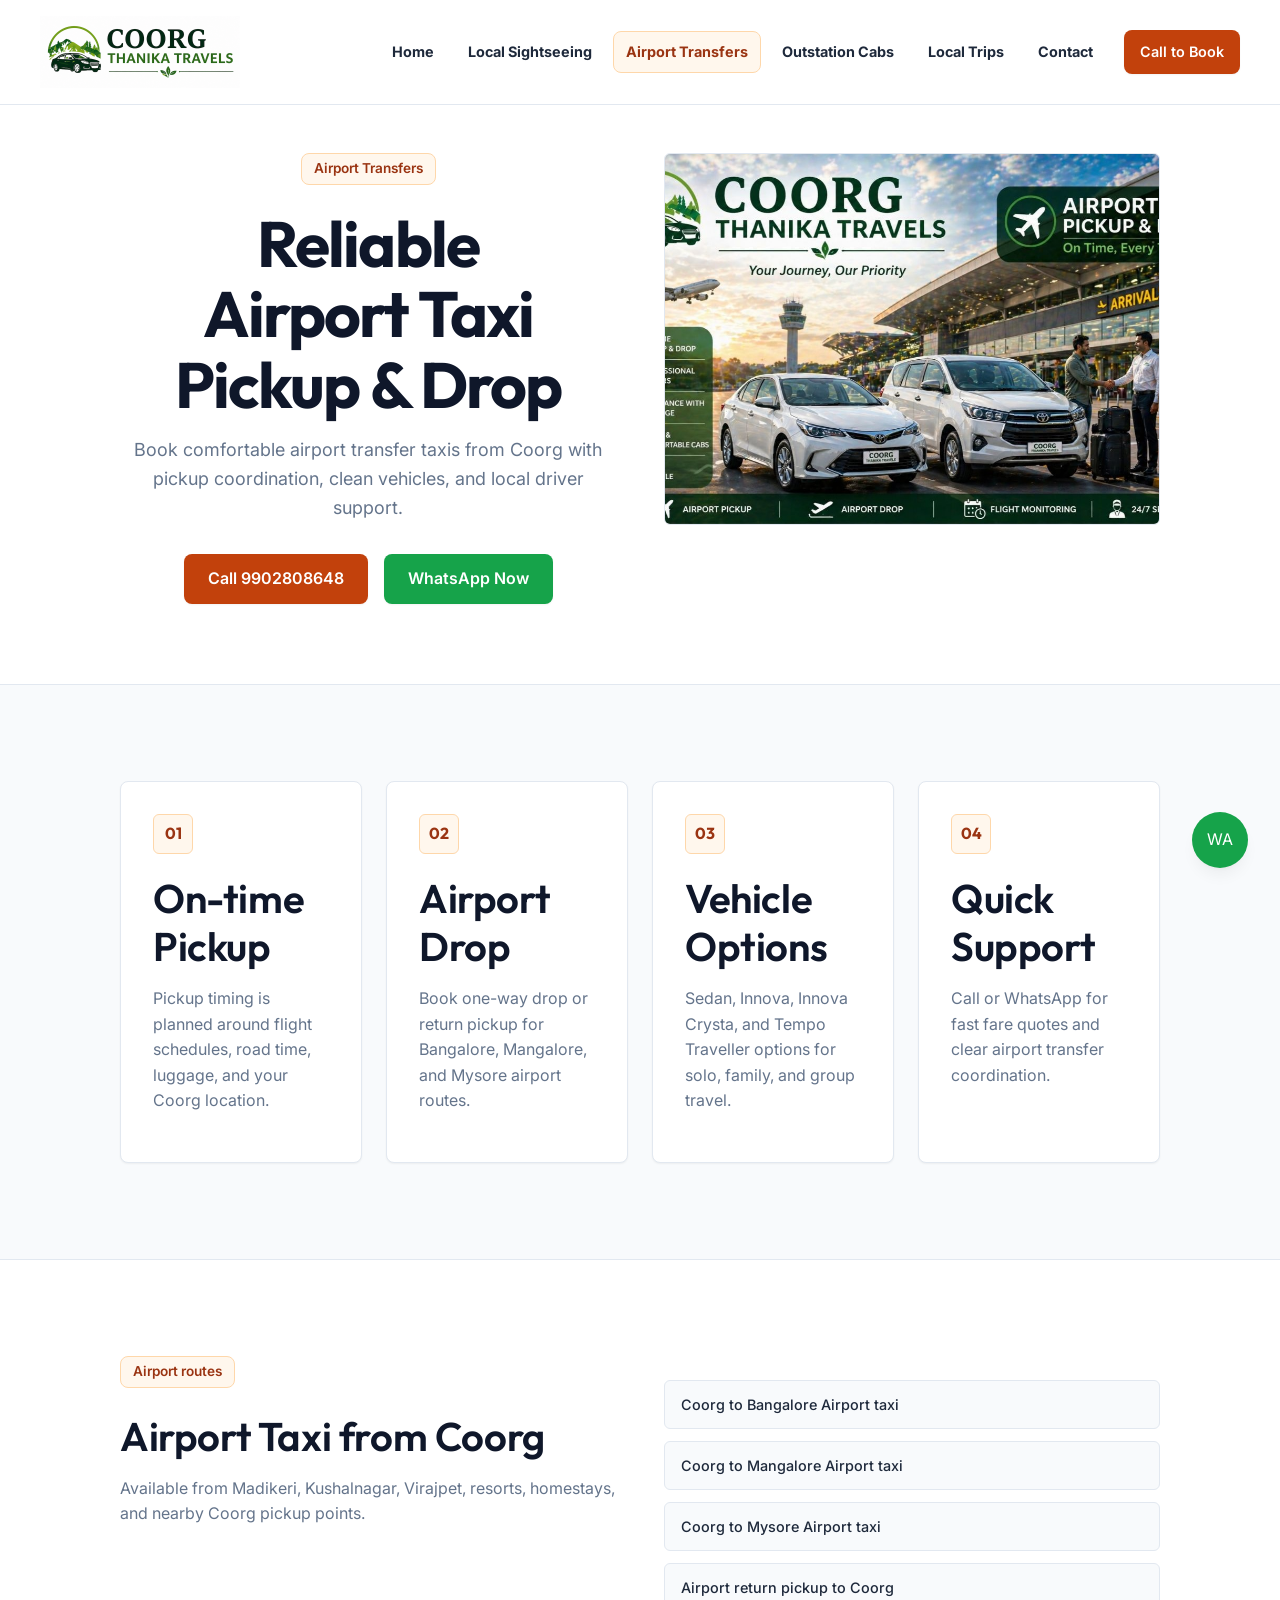
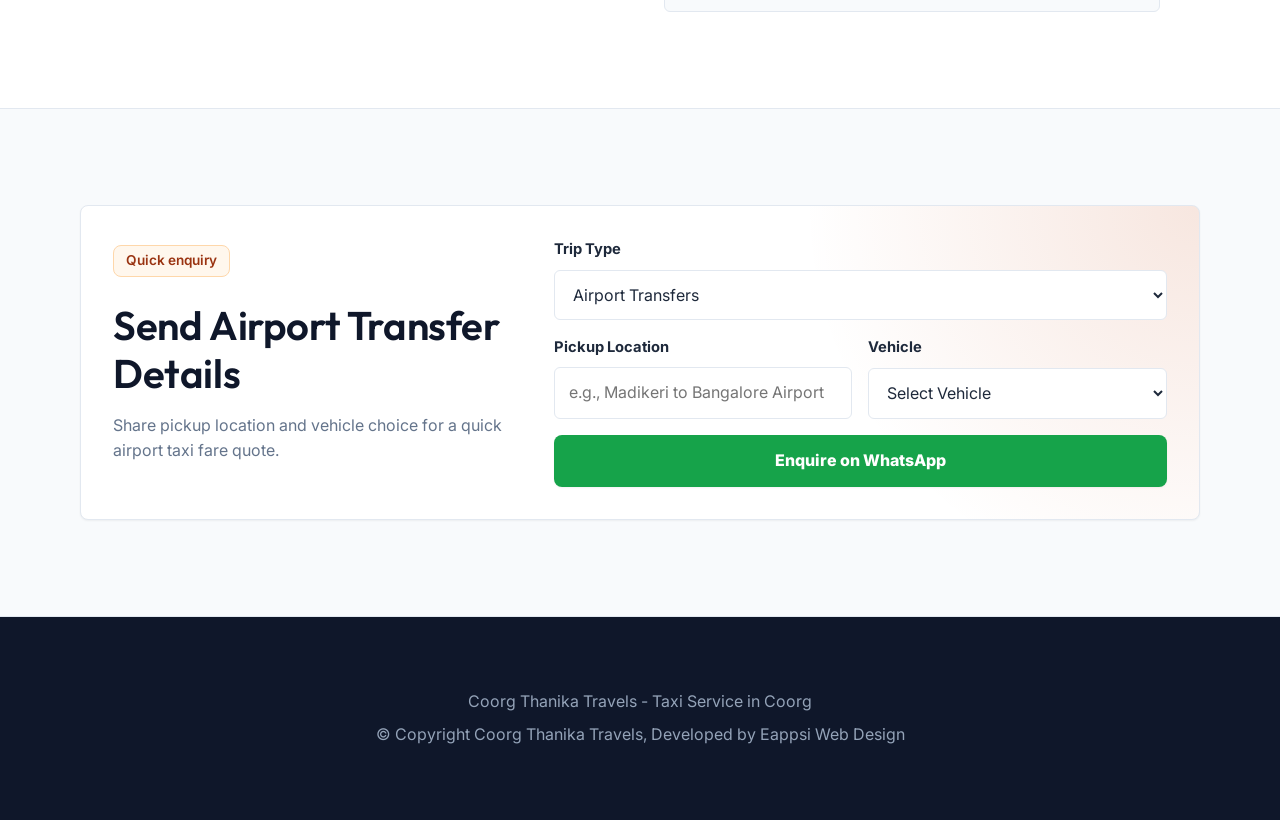
<file: airport-transfers.html>
<!DOCTYPE html>
<html lang="en">
<head>
  <meta charset="UTF-8">
  <meta name="viewport" content="width=device-width, initial-scale=1.0">
  <title>Airport Transfers in Coorg | Coorg Thanika Travels</title>
  <meta name="description" content="Book airport transfers from Coorg to Bangalore Airport, Mangalore Airport, and Mysore Airport with Coorg Thanika Travels. On-time pickup and drop taxi service.">
  <meta name="robots" content="index, follow">
  <meta name="theme-color" content="#c2410c">
  <link rel="preconnect" href="https://fonts.googleapis.com">
  <link rel="preconnect" href="https://fonts.gstatic.com" crossorigin>
  <link href="https://fonts.googleapis.com/css2?family=Inter:wght@400;500;600&family=Outfit:wght@500;600;700;800&display=swap" rel="stylesheet">
  <link rel="stylesheet" href="styles.css">
</head>
<body class="service-page">
  <a class="skip-link" href="#main-content">Skip to content</a>
  <header class="site-header"><div class="container header-inner"><a class="brand" href="index.html" aria-label="Coorg Thanika Travels home"><img src="assets/images/logo.png" alt="Coorg Thanika Travels Logo" class="brand-logo"></a><button class="nav-toggle" type="button" aria-expanded="false" aria-controls="siteNav"><span></span><span></span><span></span><span class="sr-only">Toggle menu</span></button><nav class="site-nav" id="siteNav" aria-label="Main navigation"><a href="index.html">Home</a><a href="local-sightseeing.html">Local Sightseeing</a><a class="active" href="airport-transfers.html">Airport Transfers</a><a href="outstation-cabs.html">Outstation Cabs</a><a href="local-trips.html">Local Trips</a><a href="contact.html">Contact</a></nav><a class="btn btn-call compact" href="tel:+919902808648">Call to Book</a></div></header>
  <main id="main-content">
    <section class="hero section"><div class="container split-section"><div><p class="eyebrow">Airport Transfers</p><h1 class="display-title">Reliable Airport Taxi Pickup &amp; Drop</h1><p class="hero-text">Book comfortable airport transfer taxis from Coorg with pickup coordination, clean vehicles, and local driver support.</p><div class="cta-group"><a class="btn btn-call" href="tel:+919902808648">Call 9902808648</a><a class="btn btn-whatsapp" href="https://wa.me/919902808648?text=Hi%20Coorg%20Thanika%20Travels,%20I%20need%20airport%20transfer%20taxi%20booking." target="_blank" rel="noopener">WhatsApp Now</a></div></div><div class="media-frame media-frame-hero"><img src="assets/images/airport.jpg" alt="Airport transfer taxi in Coorg" class="media-image media-image-cover"></div></div></section>
    <section class="section section-muted"><div class="container card-grid"><article class="info-card"><span class="card-icon">01</span><h2>On-time Pickup</h2><p>Pickup timing is planned around flight schedules, road time, luggage, and your Coorg location.</p></article><article class="info-card"><span class="card-icon">02</span><h2>Airport Drop</h2><p>Book one-way drop or return pickup for Bangalore, Mangalore, and Mysore airport routes.</p></article><article class="info-card"><span class="card-icon">03</span><h2>Vehicle Options</h2><p>Sedan, Innova, Innova Crysta, and Tempo Traveller options for solo, family, and group travel.</p></article><article class="info-card"><span class="card-icon">04</span><h2>Quick Support</h2><p>Call or WhatsApp for fast fare quotes and clear airport transfer coordination.</p></article></div></section>
    <section class="section"><div class="container split-section"><div><p class="eyebrow">Airport routes</p><h2>Airport Taxi from Coorg</h2><p>Available from Madikeri, Kushalnagar, Virajpet, resorts, homestays, and nearby Coorg pickup points.</p></div><ul class="feature-list"><li>Coorg to Bangalore Airport taxi</li><li>Coorg to Mangalore Airport taxi</li><li>Coorg to Mysore Airport taxi</li><li>Airport return pickup to Coorg</li></ul></div></section>
    <section class="section section-muted enquiry-section" id="quick-enquiry"><div class="container enquiry-panel"><div class="enquiry-copy-block"><p class="eyebrow">Quick enquiry</p><h2>Send Airport Transfer Details</h2><p>Share pickup location and vehicle choice for a quick airport taxi fare quote.</p></div><form class="enquiry-form" id="quickEnquiryForm"><div class="form-field"><label for="tripType">Trip Type</label><select class="enquiry-control" id="tripType" name="tripType" required><option value="Airport Transfers" selected>Airport Transfers</option><option value="Local Sightseeing">Local Sightseeing</option><option value="Outstation Cabs">Outstation Cabs</option><option value="Local Trip">Local Trip</option></select></div><div class="form-field"><label for="pickupLocation">Pickup Location</label><input class="enquiry-control" id="pickupLocation" name="pickupLocation" type="text" placeholder="e.g., Madikeri to Bangalore Airport" required></div><div class="form-field"><label for="vehicleType">Vehicle</label><select class="enquiry-control" id="vehicleType" name="vehicleType" required><option value="" selected disabled>Select Vehicle</option><option value="Sedan">Sedan</option><option value="Innova">Innova</option><option value="Innova Crysta">Innova Crysta</option><option value="Tempo Traveller">Tempo Traveller</option></select></div><button class="enquiry-submit" type="submit">Enquire on WhatsApp</button></form></div></section>
  </main>
  <footer class="site-footer"><div class="container footer-inner"><p>Coorg Thanika Travels - Taxi Service in Coorg</p><p>&copy; Copyright Coorg Thanika Travels, Developed by <a href="https://eappsi.com" target="_blank">Eappsi Web Design</a></p></div></footer>
  <a class="floating-whatsapp" href="https://wa.me/919902808648?text=Hi%20Coorg%20Thanika%20Travels,%20I%20need%20airport%20transfer%20taxi%20booking." target="_blank" rel="noopener" aria-label="Chat on WhatsApp">WA</a><div class="sticky-booking-bar"><a class="btn btn-call" href="tel:+919902808648">Call</a><a class="btn btn-whatsapp" href="https://wa.me/919902808648?text=Hi%20Coorg%20Thanika%20Travels,%20I%20need%20airport%20transfer%20taxi%20booking." target="_blank" rel="noopener">WhatsApp</a></div><script src="script.js"></script>
</body>
</html>
</file>
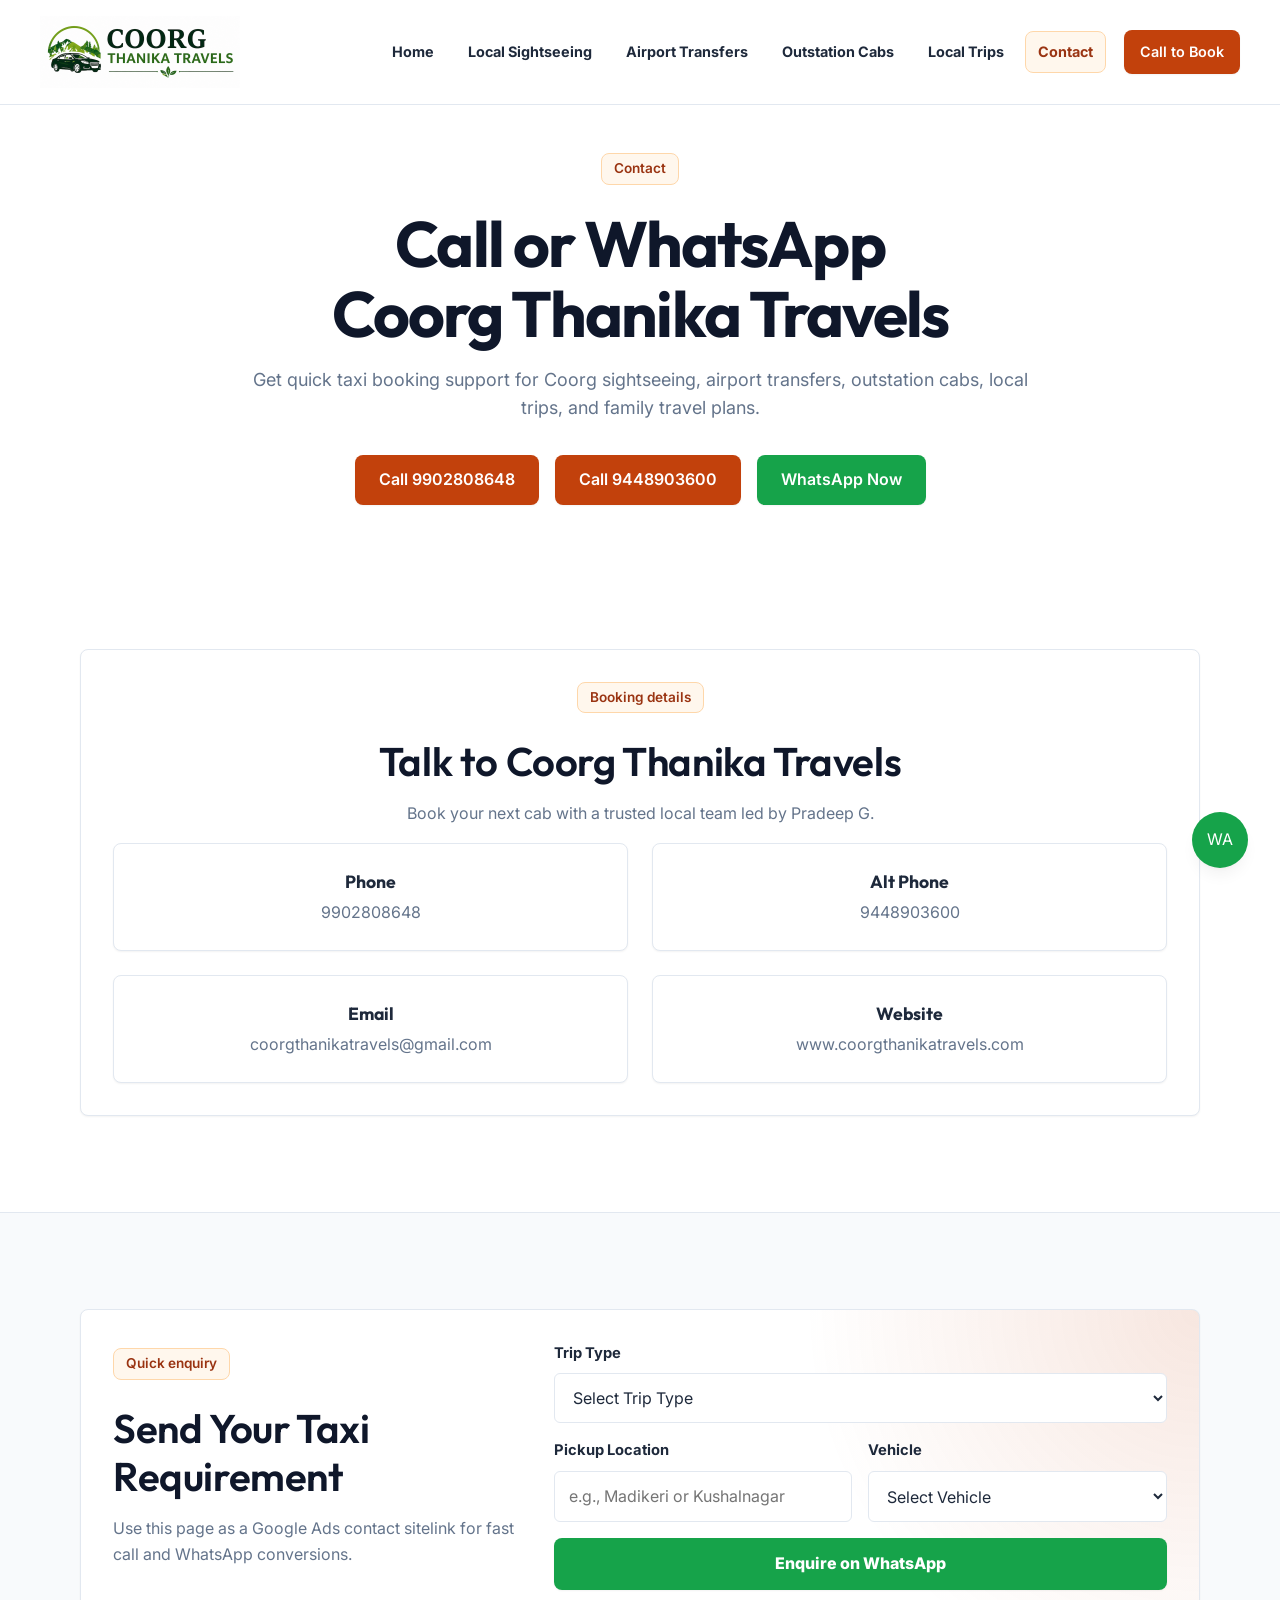
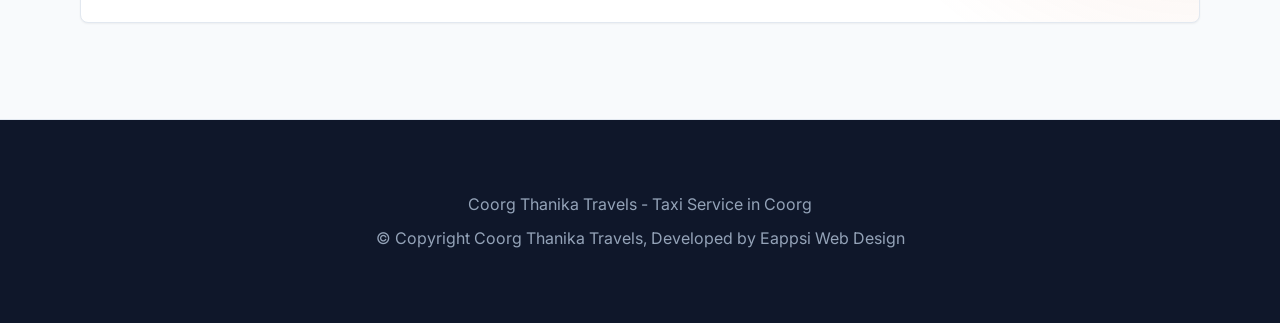
<file: contact.html>
<!DOCTYPE html>
<html lang="en">
<head>
  <meta charset="UTF-8">
  <meta name="viewport" content="width=device-width, initial-scale=1.0">
  <title>Contact Coorg Thanika Travels | Call or WhatsApp Taxi Booking</title>
  <meta name="description" content="Contact Coorg Thanika Travels for quick taxi booking in Coorg. Call 9902808648 or send a WhatsApp enquiry for sightseeing, airport transfers, outstation cabs, and local trips.">
  <meta name="robots" content="index, follow">
  <meta name="theme-color" content="#c2410c">
  <link rel="preconnect" href="https://fonts.googleapis.com"><link rel="preconnect" href="https://fonts.gstatic.com" crossorigin><link href="https://fonts.googleapis.com/css2?family=Inter:wght@400;500;600&family=Outfit:wght@500;600;700;800&display=swap" rel="stylesheet"><link rel="stylesheet" href="styles.css">
</head>
<body class="service-page">
  <a class="skip-link" href="#main-content">Skip to content</a>
  <header class="site-header"><div class="container header-inner"><a class="brand" href="index.html" aria-label="Coorg Thanika Travels home"><img src="assets/images/logo.png" alt="Coorg Thanika Travels Logo" class="brand-logo"></a><button class="nav-toggle" type="button" aria-expanded="false" aria-controls="siteNav"><span></span><span></span><span></span><span class="sr-only">Toggle menu</span></button><nav class="site-nav" id="siteNav" aria-label="Main navigation"><a href="index.html">Home</a><a href="local-sightseeing.html">Local Sightseeing</a><a href="airport-transfers.html">Airport Transfers</a><a href="outstation-cabs.html">Outstation Cabs</a><a href="local-trips.html">Local Trips</a><a class="active" href="contact.html">Contact</a></nav><a class="btn btn-call compact" href="tel:+919902808648">Call to Book</a></div></header>
  <main id="main-content">
    <section class="hero section"><div class="container"><div class="hero-content-wrapper"><p class="eyebrow">Contact</p><h1 class="display-title">Call or WhatsApp Coorg Thanika Travels</h1><p class="hero-text">Get quick taxi booking support for Coorg sightseeing, airport transfers, outstation cabs, local trips, and family travel plans.</p><div class="cta-group hero-actions"><a class="btn btn-call" href="tel:+919902808648">Call 9902808648</a><a class="btn btn-call" href="tel:+919448903600">Call 9448903600</a><a class="btn btn-whatsapp" href="https://wa.me/919902808648?text=Hi%20Coorg%20Thanika%20Travels,%20I%20would%20like%20to%20book%20a%20taxi%20in%20Coorg." target="_blank" rel="noopener">WhatsApp Now</a></div></div></div></section>
    <section class="section section-contact"><div class="container contact-panel"><div><p class="eyebrow">Booking details</p><h2>Talk to Coorg Thanika Travels</h2><p>Book your next cab with a trusted local team led by Pradeep G.</p></div><div class="contact-grid"><a href="tel:+919902808648"><strong>Phone</strong><span>9902808648</span></a><a href="tel:+919448903600"><strong>Alt Phone</strong><span>9448903600</span></a><a href="mailto:coorgthanikatravels@gmail.com"><strong>Email</strong><span>coorgthanikatravels@gmail.com</span></a><a href="https://www.coorgthanikatravels.com/" target="_blank" rel="noopener"><strong>Website</strong><span>www.coorgthanikatravels.com</span></a></div></div></section>
    <section class="section section-muted enquiry-section" id="quick-enquiry"><div class="container enquiry-panel"><div class="enquiry-copy-block"><p class="eyebrow">Quick enquiry</p><h2>Send Your Taxi Requirement</h2><p>Use this page as a Google Ads contact sitelink for fast call and WhatsApp conversions.</p></div><form class="enquiry-form" id="quickEnquiryForm"><div class="form-field"><label for="tripType">Trip Type</label><select class="enquiry-control" id="tripType" name="tripType" required><option value="" selected disabled>Select Trip Type</option><option value="Local Sightseeing">Local Sightseeing</option><option value="Airport Transfers">Airport Transfers</option><option value="Outstation Cabs">Outstation Cabs</option><option value="Local Trip">Local Trip</option></select></div><div class="form-field"><label for="pickupLocation">Pickup Location</label><input class="enquiry-control" id="pickupLocation" name="pickupLocation" type="text" placeholder="e.g., Madikeri or Kushalnagar" required></div><div class="form-field"><label for="vehicleType">Vehicle</label><select class="enquiry-control" id="vehicleType" name="vehicleType" required><option value="" selected disabled>Select Vehicle</option><option value="Sedan">Sedan</option><option value="Innova">Innova</option><option value="Innova Crysta">Innova Crysta</option><option value="Tempo Traveller">Tempo Traveller</option></select></div><button class="enquiry-submit" type="submit">Enquire on WhatsApp</button></form></div></section>
  </main>
  <footer class="site-footer"><div class="container footer-inner"><p>Coorg Thanika Travels - Taxi Service in Coorg</p><p>&copy; Copyright Coorg Thanika Travels, Developed by <a href="https://eappsi.com" target="_blank">Eappsi Web Design</a></p></div></footer><a class="floating-whatsapp" href="https://wa.me/919902808648?text=Hi%20Coorg%20Thanika%20Travels,%20I%20would%20like%20to%20book%20a%20taxi%20in%20Coorg." target="_blank" rel="noopener" aria-label="Chat on WhatsApp">WA</a><div class="sticky-booking-bar"><a class="btn btn-call" href="tel:+919902808648">Call</a><a class="btn btn-whatsapp" href="https://wa.me/919902808648?text=Hi%20Coorg%20Thanika%20Travels,%20I%20would%20like%20to%20book%20a%20taxi%20in%20Coorg." target="_blank" rel="noopener">WhatsApp</a></div><script src="script.js"></script>
</body>
</html>
</file>
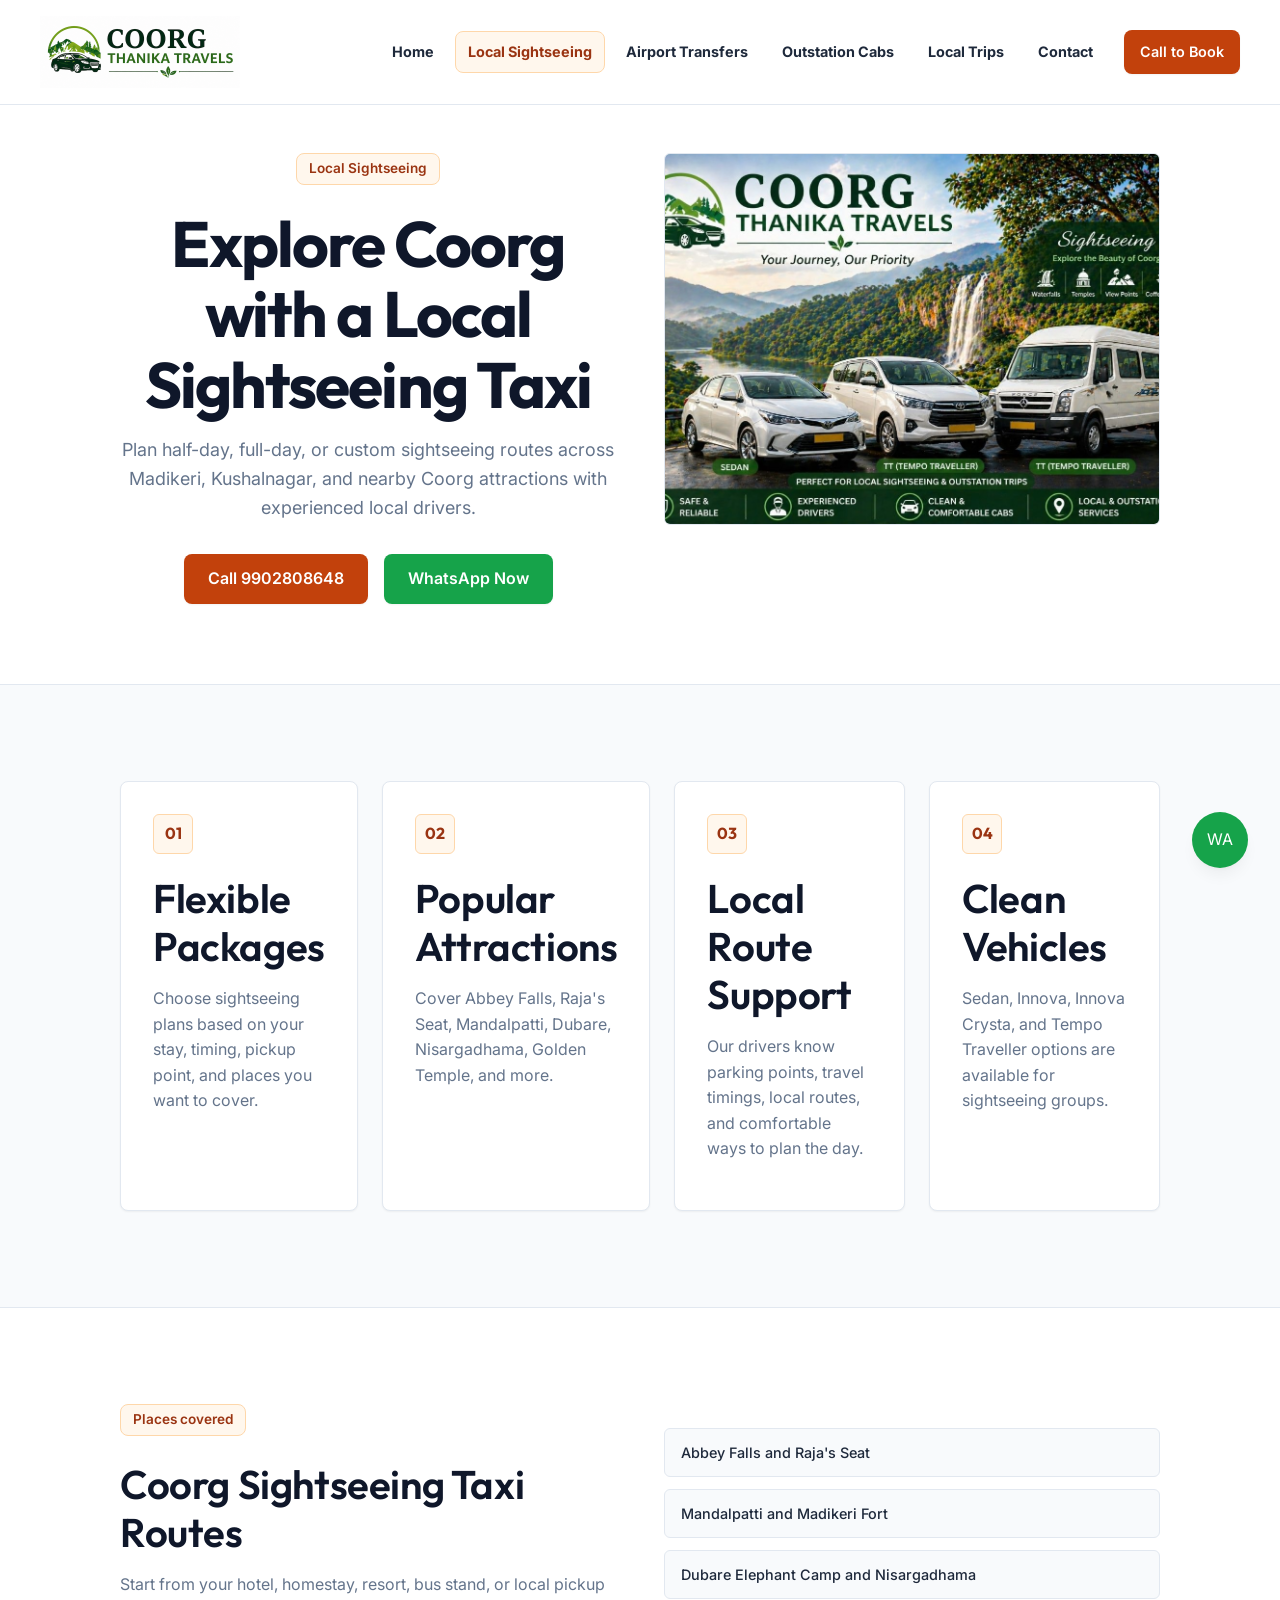
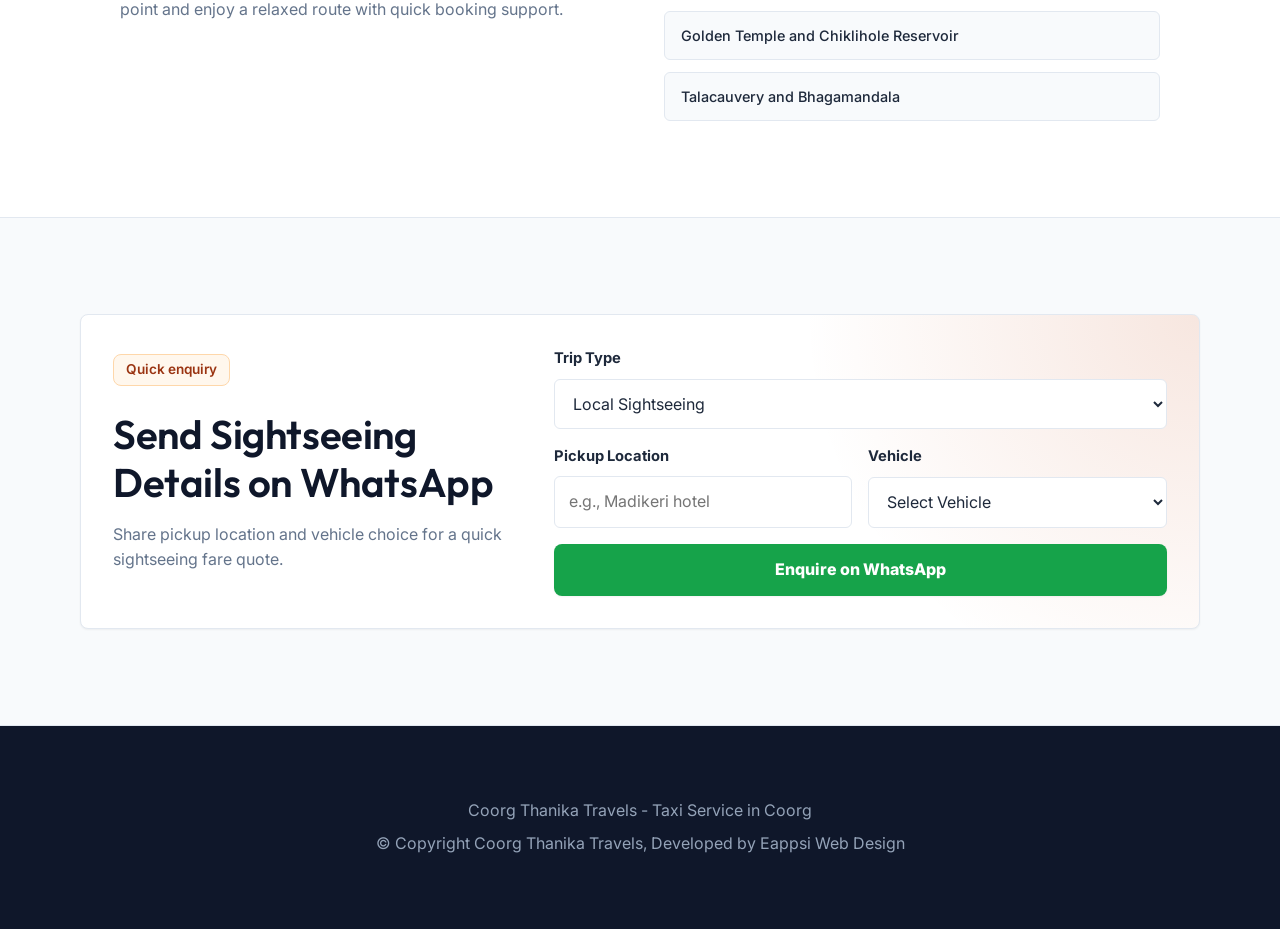
<file: local-sightseeing.html>
<!DOCTYPE html>
<html lang="en">
<head>
  <meta charset="UTF-8">
  <meta name="viewport" content="width=device-width, initial-scale=1.0">
  <title>Local Sightseeing Taxi in Coorg | Coorg Thanika Travels</title>
  <meta name="description" content="Book local sightseeing taxi in Coorg with Coorg Thanika Travels. Visit Abbey Falls, Raja's Seat, Mandalpatti, Dubare, Golden Temple, and more with local drivers.">
  <meta name="robots" content="index, follow">
  <meta name="theme-color" content="#c2410c">
  <link rel="preconnect" href="https://fonts.googleapis.com">
  <link rel="preconnect" href="https://fonts.gstatic.com" crossorigin>
  <link href="https://fonts.googleapis.com/css2?family=Inter:wght@400;500;600&family=Outfit:wght@500;600;700;800&display=swap" rel="stylesheet">
  <link rel="stylesheet" href="styles.css">
</head>
<body class="service-page">
  <a class="skip-link" href="#main-content">Skip to content</a>
  <header class="site-header">
    <div class="container header-inner">
      <a class="brand" href="index.html" aria-label="Coorg Thanika Travels home"><img src="assets/images/logo.png" alt="Coorg Thanika Travels Logo" class="brand-logo"></a>
      <button class="nav-toggle" type="button" aria-expanded="false" aria-controls="siteNav"><span></span><span></span><span></span><span class="sr-only">Toggle menu</span></button><nav class="site-nav" id="siteNav" aria-label="Main navigation">
        <a href="index.html">Home</a><a class="active" href="local-sightseeing.html">Local Sightseeing</a><a href="airport-transfers.html">Airport Transfers</a><a href="outstation-cabs.html">Outstation Cabs</a><a href="local-trips.html">Local Trips</a><a href="contact.html">Contact</a>
      </nav>
      <a class="btn btn-call compact" href="tel:+919902808648">Call to Book</a>
    </div>
  </header>

  <main id="main-content">
    <section class="hero section">
      <div class="container split-section">
        <div>
          <p class="eyebrow">Local Sightseeing</p>
          <h1 class="display-title">Explore Coorg with a Local Sightseeing Taxi</h1>
          <p class="hero-text">Plan half-day, full-day, or custom sightseeing routes across Madikeri, Kushalnagar, and nearby Coorg attractions with experienced local drivers.</p>
          <div class="cta-group"><a class="btn btn-call" href="tel:+919902808648">Call 9902808648</a><a class="btn btn-whatsapp" href="https://wa.me/919902808648?text=Hi%20Coorg%20Thanika%20Travels,%20I%20need%20local%20sightseeing%20taxi%20booking." target="_blank" rel="noopener">WhatsApp Now</a></div>
        </div>
        <div class="media-frame media-frame-hero"><img src="assets/images/sightseeing.jpg" alt="Local sightseeing taxi in Coorg" class="media-image media-image-cover"></div>
      </div>
    </section>

    <section class="section section-muted">
      <div class="container card-grid">
        <article class="info-card"><span class="card-icon">01</span><h2>Flexible Packages</h2><p>Choose sightseeing plans based on your stay, timing, pickup point, and places you want to cover.</p></article>
        <article class="info-card"><span class="card-icon">02</span><h2>Popular Attractions</h2><p>Cover Abbey Falls, Raja's Seat, Mandalpatti, Dubare, Nisargadhama, Golden Temple, and more.</p></article>
        <article class="info-card"><span class="card-icon">03</span><h2>Local Route Support</h2><p>Our drivers know parking points, travel timings, local routes, and comfortable ways to plan the day.</p></article>
        <article class="info-card"><span class="card-icon">04</span><h2>Clean Vehicles</h2><p>Sedan, Innova, Innova Crysta, and Tempo Traveller options are available for sightseeing groups.</p></article>
      </div>
    </section>

    <section class="section">
      <div class="container split-section">
        <div><p class="eyebrow">Places covered</p><h2>Coorg Sightseeing Taxi Routes</h2><p>Start from your hotel, homestay, resort, bus stand, or local pickup point and enjoy a relaxed route with quick booking support.</p></div>
        <ul class="feature-list">
          <li>Abbey Falls and Raja's Seat</li><li>Mandalpatti and Madikeri Fort</li><li>Dubare Elephant Camp and Nisargadhama</li><li>Golden Temple and Chiklihole Reservoir</li><li>Talacauvery and Bhagamandala</li>
        </ul>
      </div>
    </section>

    <section class="section section-muted enquiry-section" id="quick-enquiry">
      <div class="container enquiry-panel">
        <div class="enquiry-copy-block"><p class="eyebrow">Quick enquiry</p><h2>Send Sightseeing Details on WhatsApp</h2><p>Share pickup location and vehicle choice for a quick sightseeing fare quote.</p></div>
        <form class="enquiry-form" id="quickEnquiryForm">
          <div class="form-field"><label for="tripType">Trip Type</label><select class="enquiry-control" id="tripType" name="tripType" required><option value="Local Sightseeing" selected>Local Sightseeing</option><option value="Airport Transfers">Airport Transfers</option><option value="Outstation Cabs">Outstation Cabs</option><option value="Local Trip">Local Trip</option></select></div>
          <div class="form-field"><label for="pickupLocation">Pickup Location</label><input class="enquiry-control" id="pickupLocation" name="pickupLocation" type="text" placeholder="e.g., Madikeri hotel" required></div>
          <div class="form-field"><label for="vehicleType">Vehicle</label><select class="enquiry-control" id="vehicleType" name="vehicleType" required><option value="" selected disabled>Select Vehicle</option><option value="Sedan">Sedan</option><option value="Innova">Innova</option><option value="Innova Crysta">Innova Crysta</option><option value="Tempo Traveller">Tempo Traveller</option></select></div>
          <button class="enquiry-submit" type="submit">Enquire on WhatsApp</button>
        </form>
      </div>
    </section>
  </main>

  <footer class="site-footer"><div class="container footer-inner"><p>Coorg Thanika Travels - Taxi Service in Coorg</p><p>&copy; Copyright Coorg Thanika Travels, Developed by <a href="https://eappsi.com" target="_blank">Eappsi Web Design</a></p></div></footer>
  <a class="floating-whatsapp" href="https://wa.me/919902808648?text=Hi%20Coorg%20Thanika%20Travels,%20I%20need%20local%20sightseeing%20taxi%20booking." target="_blank" rel="noopener" aria-label="Chat on WhatsApp">WA</a>
  <div class="sticky-booking-bar"><a class="btn btn-call" href="tel:+919902808648">Call</a><a class="btn btn-whatsapp" href="https://wa.me/919902808648?text=Hi%20Coorg%20Thanika%20Travels,%20I%20need%20local%20sightseeing%20taxi%20booking." target="_blank" rel="noopener">WhatsApp</a></div>
  <script src="script.js"></script>
</body>
</html>
</file>
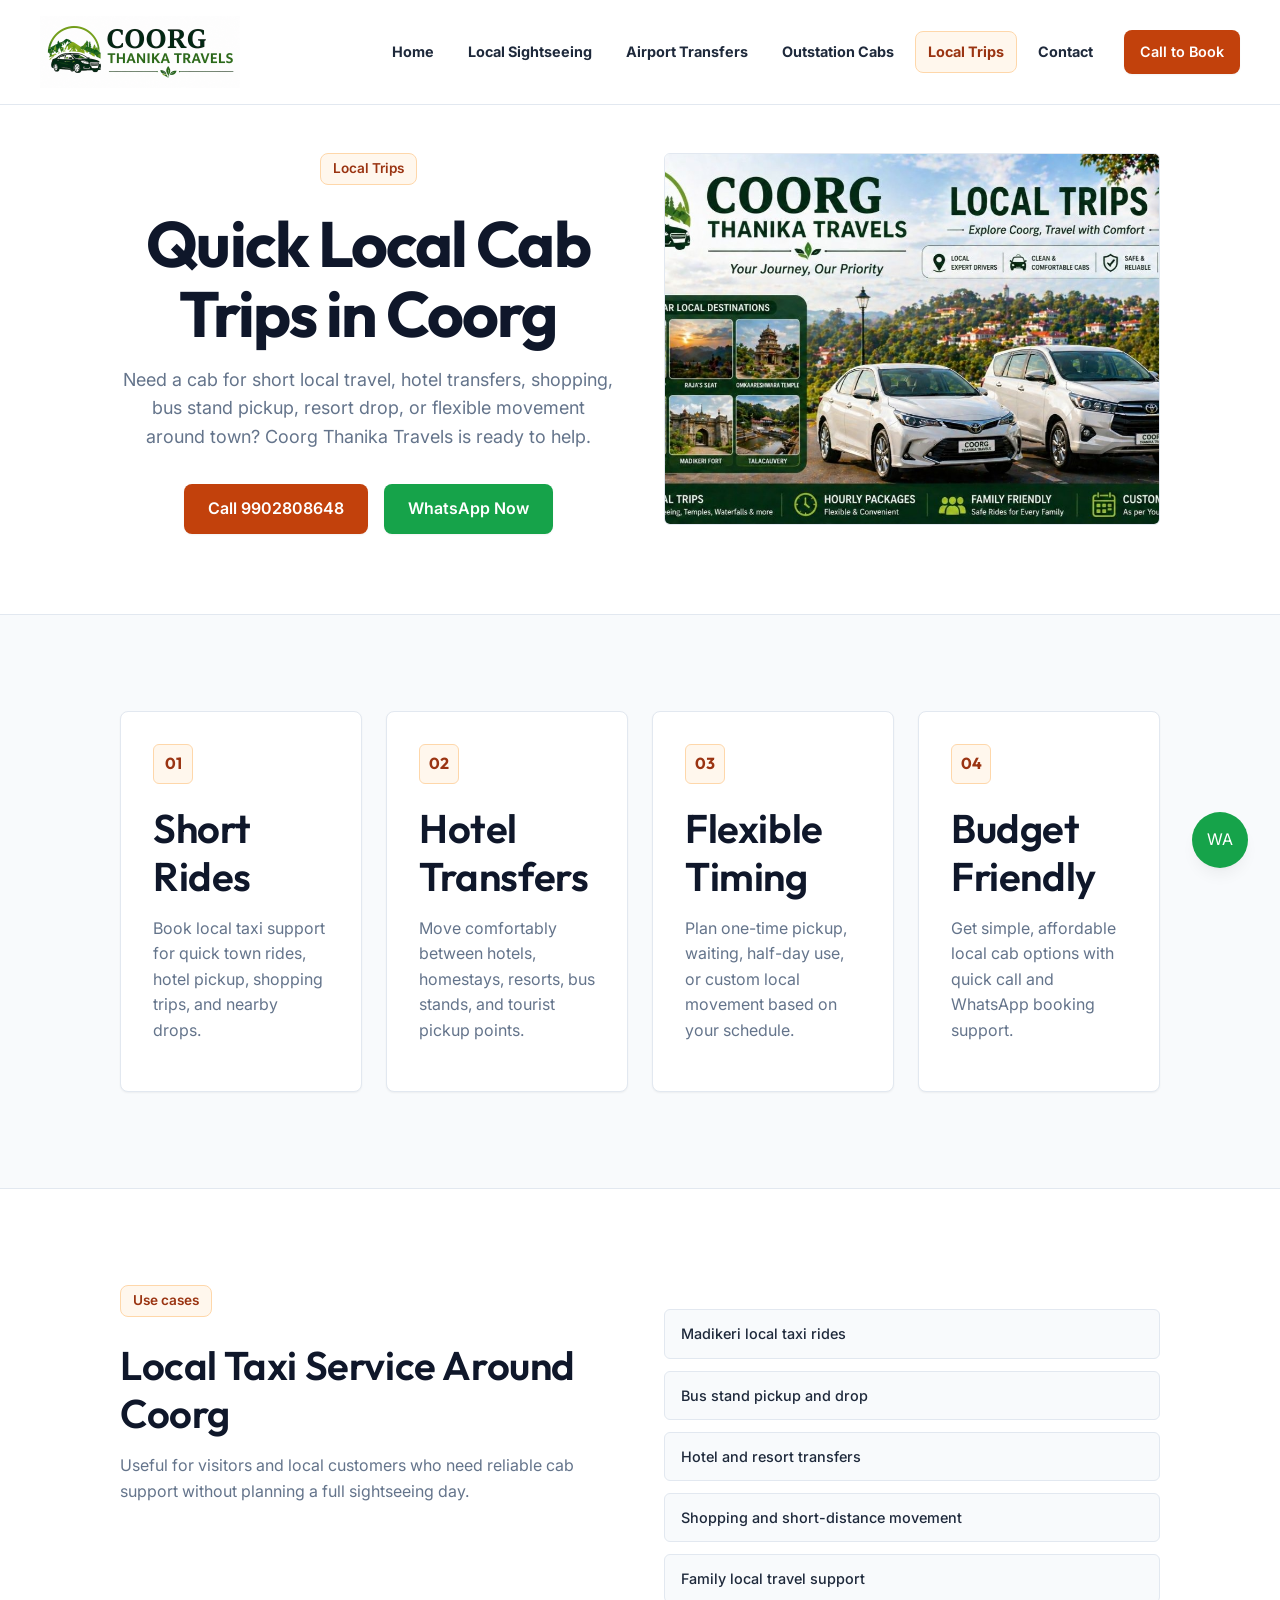
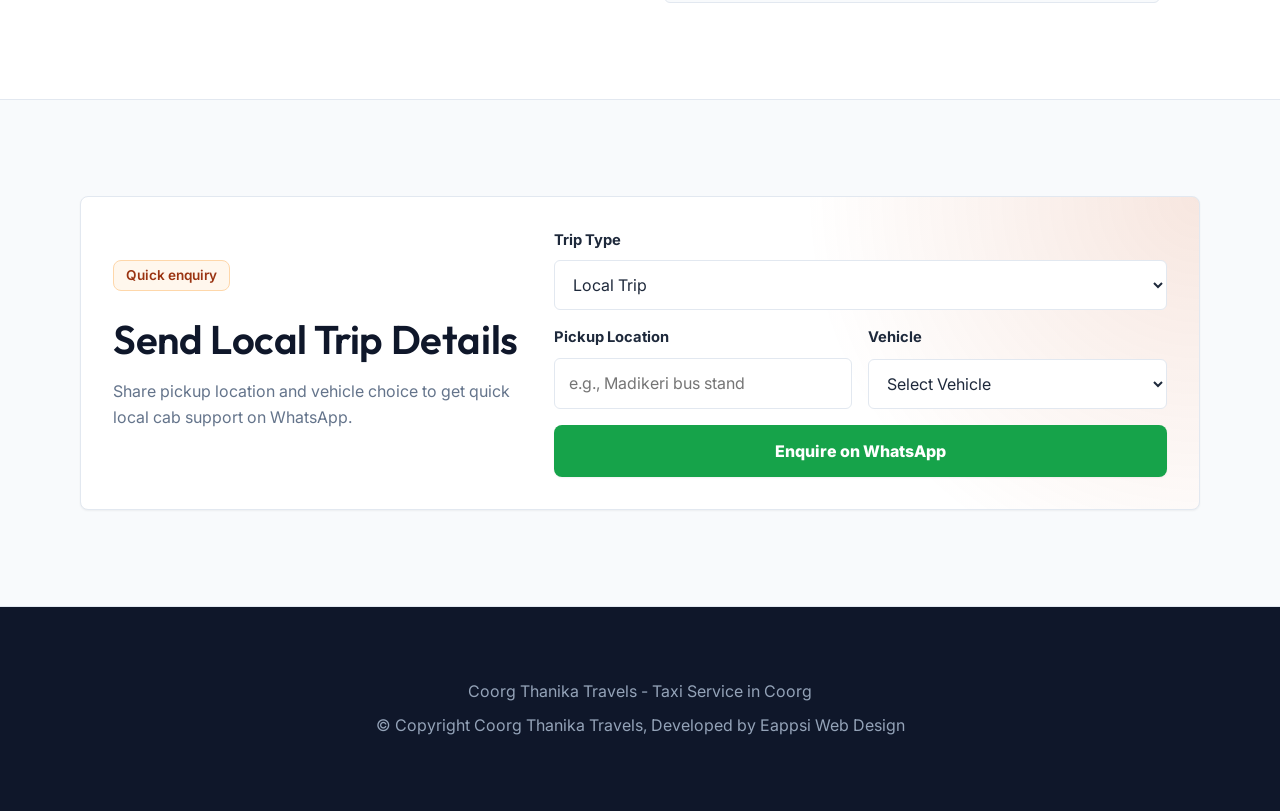
<file: local-trips.html>
<!DOCTYPE html>
<html lang="en">
<head>
  <meta charset="UTF-8">
  <meta name="viewport" content="width=device-width, initial-scale=1.0">
  <title>Local Trips in Coorg | Coorg Thanika Travels</title>
  <meta name="description" content="Book local trips in Coorg for hotel transfers, shopping, short rides, bus stand pickup, resort drops, and custom local travel with Coorg Thanika Travels.">
  <meta name="robots" content="index, follow">
  <meta name="theme-color" content="#c2410c">
  <link rel="preconnect" href="https://fonts.googleapis.com"><link rel="preconnect" href="https://fonts.gstatic.com" crossorigin><link href="https://fonts.googleapis.com/css2?family=Inter:wght@400;500;600&family=Outfit:wght@500;600;700;800&display=swap" rel="stylesheet"><link rel="stylesheet" href="styles.css">
</head>
<body class="service-page">
  <a class="skip-link" href="#main-content">Skip to content</a>
  <header class="site-header"><div class="container header-inner"><a class="brand" href="index.html" aria-label="Coorg Thanika Travels home"><img src="assets/images/logo.png" alt="Coorg Thanika Travels Logo" class="brand-logo"></a><button class="nav-toggle" type="button" aria-expanded="false" aria-controls="siteNav"><span></span><span></span><span></span><span class="sr-only">Toggle menu</span></button><nav class="site-nav" id="siteNav" aria-label="Main navigation"><a href="index.html">Home</a><a href="local-sightseeing.html">Local Sightseeing</a><a href="airport-transfers.html">Airport Transfers</a><a href="outstation-cabs.html">Outstation Cabs</a><a class="active" href="local-trips.html">Local Trips</a><a href="contact.html">Contact</a></nav><a class="btn btn-call compact" href="tel:+919902808648">Call to Book</a></div></header>
  <main id="main-content">
    <section class="hero section"><div class="container split-section"><div><p class="eyebrow">Local Trips</p><h1 class="display-title">Quick Local Cab Trips in Coorg</h1><p class="hero-text">Need a cab for short local travel, hotel transfers, shopping, bus stand pickup, resort drop, or flexible movement around town? Coorg Thanika Travels is ready to help.</p><div class="cta-group"><a class="btn btn-call" href="tel:+919902808648">Call 9902808648</a><a class="btn btn-whatsapp" href="https://wa.me/919902808648?text=Hi%20Coorg%20Thanika%20Travels,%20I%20need%20a%20local%20trip%20cab%20in%20Coorg." target="_blank" rel="noopener">WhatsApp Now</a></div></div><div class="media-frame media-frame-hero"><img src="assets/images/local.jpg" alt="Local cab trips in Coorg" class="media-image media-image-cover"></div></div></section>
    <section class="section section-muted"><div class="container card-grid"><article class="info-card"><span class="card-icon">01</span><h2>Short Rides</h2><p>Book local taxi support for quick town rides, hotel pickup, shopping trips, and nearby drops.</p></article><article class="info-card"><span class="card-icon">02</span><h2>Hotel Transfers</h2><p>Move comfortably between hotels, homestays, resorts, bus stands, and tourist pickup points.</p></article><article class="info-card"><span class="card-icon">03</span><h2>Flexible Timing</h2><p>Plan one-time pickup, waiting, half-day use, or custom local movement based on your schedule.</p></article><article class="info-card"><span class="card-icon">04</span><h2>Budget Friendly</h2><p>Get simple, affordable local cab options with quick call and WhatsApp booking support.</p></article></div></section>
    <section class="section"><div class="container split-section"><div><p class="eyebrow">Use cases</p><h2>Local Taxi Service Around Coorg</h2><p>Useful for visitors and local customers who need reliable cab support without planning a full sightseeing day.</p></div><ul class="feature-list"><li>Madikeri local taxi rides</li><li>Bus stand pickup and drop</li><li>Hotel and resort transfers</li><li>Shopping and short-distance movement</li><li>Family local travel support</li></ul></div></section>
    <section class="section section-muted enquiry-section" id="quick-enquiry"><div class="container enquiry-panel"><div class="enquiry-copy-block"><p class="eyebrow">Quick enquiry</p><h2>Send Local Trip Details</h2><p>Share pickup location and vehicle choice to get quick local cab support on WhatsApp.</p></div><form class="enquiry-form" id="quickEnquiryForm"><div class="form-field"><label for="tripType">Trip Type</label><select class="enquiry-control" id="tripType" name="tripType" required><option value="Local Trip" selected>Local Trip</option><option value="Local Sightseeing">Local Sightseeing</option><option value="Airport Transfers">Airport Transfers</option><option value="Outstation Cabs">Outstation Cabs</option></select></div><div class="form-field"><label for="pickupLocation">Pickup Location</label><input class="enquiry-control" id="pickupLocation" name="pickupLocation" type="text" placeholder="e.g., Madikeri bus stand" required></div><div class="form-field"><label for="vehicleType">Vehicle</label><select class="enquiry-control" id="vehicleType" name="vehicleType" required><option value="" selected disabled>Select Vehicle</option><option value="Sedan">Sedan</option><option value="Innova">Innova</option><option value="Innova Crysta">Innova Crysta</option><option value="Tempo Traveller">Tempo Traveller</option></select></div><button class="enquiry-submit" type="submit">Enquire on WhatsApp</button></form></div></section>
  </main>
  <footer class="site-footer"><div class="container footer-inner"><p>Coorg Thanika Travels - Taxi Service in Coorg</p><p>&copy; Copyright Coorg Thanika Travels, Developed by <a href="https://eappsi.com" target="_blank">Eappsi Web Design</a></p></div></footer><a class="floating-whatsapp" href="https://wa.me/919902808648?text=Hi%20Coorg%20Thanika%20Travels,%20I%20need%20a%20local%20trip%20cab%20in%20Coorg." target="_blank" rel="noopener" aria-label="Chat on WhatsApp">WA</a><div class="sticky-booking-bar"><a class="btn btn-call" href="tel:+919902808648">Call</a><a class="btn btn-whatsapp" href="https://wa.me/919902808648?text=Hi%20Coorg%20Thanika%20Travels,%20I%20need%20a%20local%20trip%20cab%20in%20Coorg." target="_blank" rel="noopener">WhatsApp</a></div><script src="script.js"></script>
</body>
</html>
</file>
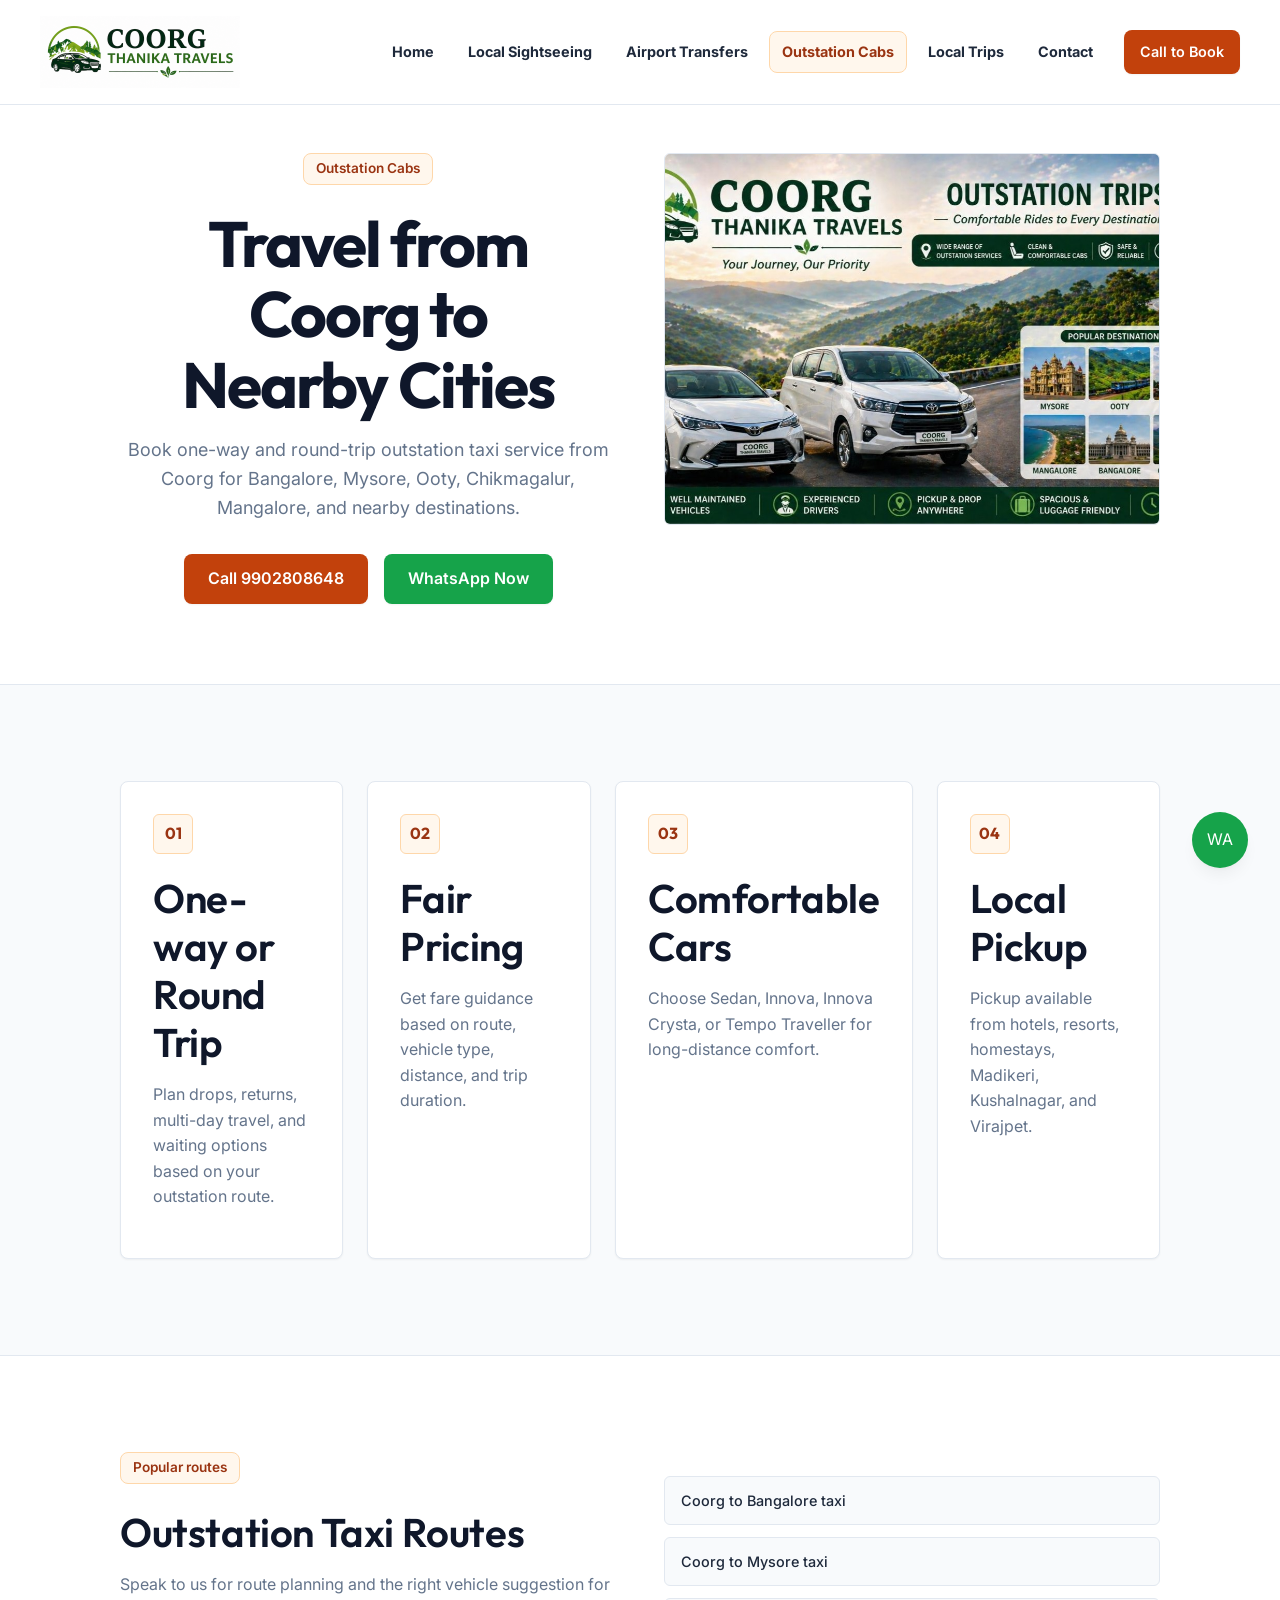
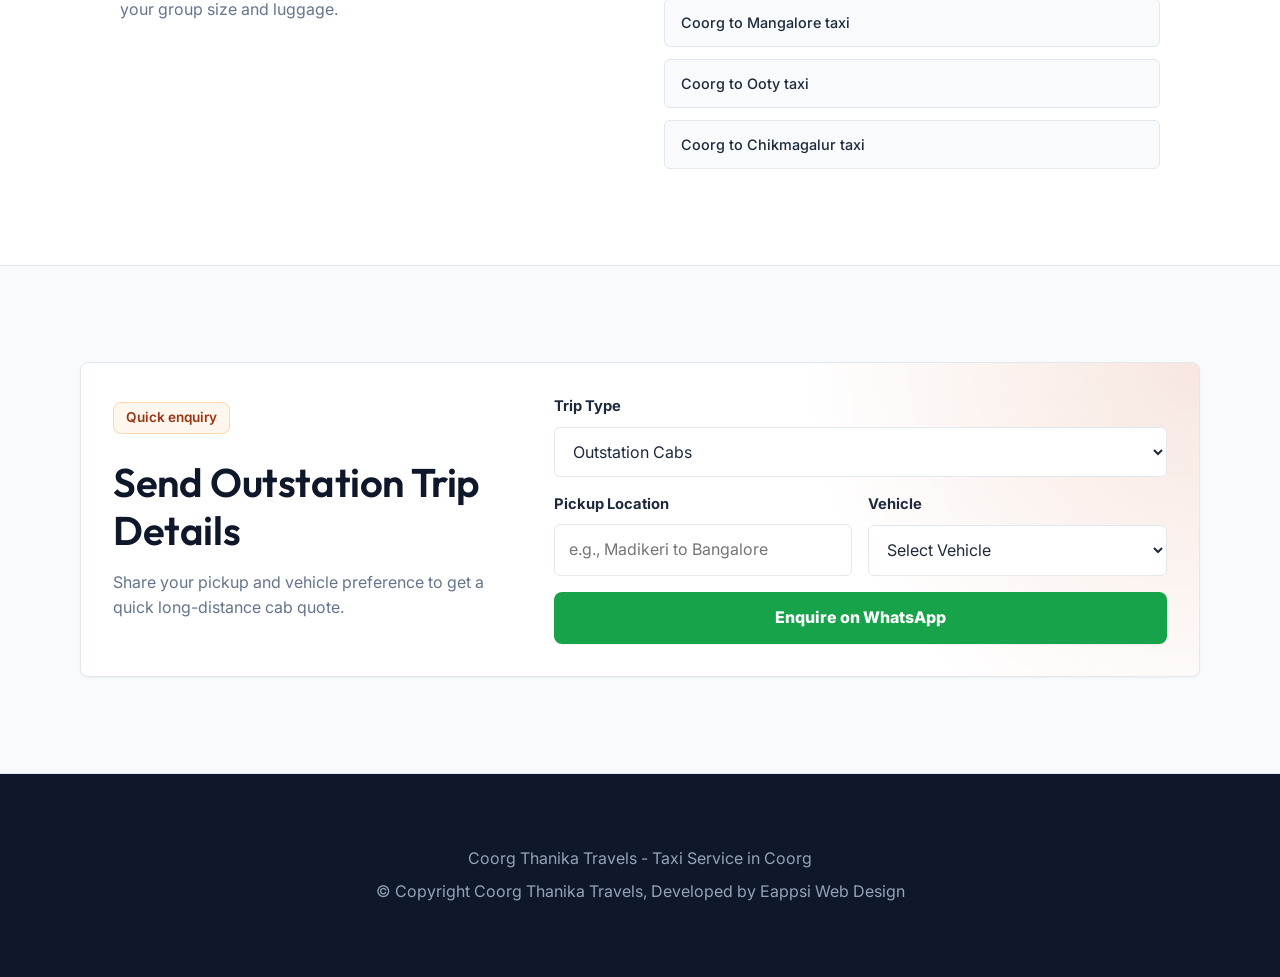
<file: outstation-cabs.html>
<!DOCTYPE html>
<html lang="en">
<head>
  <meta charset="UTF-8">
  <meta name="viewport" content="width=device-width, initial-scale=1.0">
  <title>Outstation Cabs from Coorg | Coorg Thanika Travels</title>
  <meta name="description" content="Book outstation cabs from Coorg to Bangalore, Mysore, Ooty, Chikmagalur, Mangalore, and nearby cities with Coorg Thanika Travels.">
  <meta name="robots" content="index, follow">
  <meta name="theme-color" content="#c2410c">
  <link rel="preconnect" href="https://fonts.googleapis.com"><link rel="preconnect" href="https://fonts.gstatic.com" crossorigin><link href="https://fonts.googleapis.com/css2?family=Inter:wght@400;500;600&family=Outfit:wght@500;600;700;800&display=swap" rel="stylesheet"><link rel="stylesheet" href="styles.css">
</head>
<body class="service-page">
  <a class="skip-link" href="#main-content">Skip to content</a>
  <header class="site-header"><div class="container header-inner"><a class="brand" href="index.html" aria-label="Coorg Thanika Travels home"><img src="assets/images/logo.png" alt="Coorg Thanika Travels Logo" class="brand-logo"></a><button class="nav-toggle" type="button" aria-expanded="false" aria-controls="siteNav"><span></span><span></span><span></span><span class="sr-only">Toggle menu</span></button><nav class="site-nav" id="siteNav" aria-label="Main navigation"><a href="index.html">Home</a><a href="local-sightseeing.html">Local Sightseeing</a><a href="airport-transfers.html">Airport Transfers</a><a class="active" href="outstation-cabs.html">Outstation Cabs</a><a href="local-trips.html">Local Trips</a><a href="contact.html">Contact</a></nav><a class="btn btn-call compact" href="tel:+919902808648">Call to Book</a></div></header>
  <main id="main-content">
    <section class="hero section"><div class="container split-section"><div><p class="eyebrow">Outstation Cabs</p><h1 class="display-title">Travel from Coorg to Nearby Cities</h1><p class="hero-text">Book one-way and round-trip outstation taxi service from Coorg for Bangalore, Mysore, Ooty, Chikmagalur, Mangalore, and nearby destinations.</p><div class="cta-group"><a class="btn btn-call" href="tel:+919902808648">Call 9902808648</a><a class="btn btn-whatsapp" href="https://wa.me/919902808648?text=Hi%20Coorg%20Thanika%20Travels,%20I%20need%20outstation%20cab%20booking." target="_blank" rel="noopener">WhatsApp Now</a></div></div><div class="media-frame media-frame-hero"><img src="assets/images/outstation.jpg" alt="Outstation cab service from Coorg" class="media-image media-image-cover"></div></div></section>
    <section class="section section-muted"><div class="container card-grid"><article class="info-card"><span class="card-icon">01</span><h2>One-way or Round Trip</h2><p>Plan drops, returns, multi-day travel, and waiting options based on your outstation route.</p></article><article class="info-card"><span class="card-icon">02</span><h2>Fair Pricing</h2><p>Get fare guidance based on route, vehicle type, distance, and trip duration.</p></article><article class="info-card"><span class="card-icon">03</span><h2>Comfortable Cars</h2><p>Choose Sedan, Innova, Innova Crysta, or Tempo Traveller for long-distance comfort.</p></article><article class="info-card"><span class="card-icon">04</span><h2>Local Pickup</h2><p>Pickup available from hotels, resorts, homestays, Madikeri, Kushalnagar, and Virajpet.</p></article></div></section>
    <section class="section"><div class="container split-section"><div><p class="eyebrow">Popular routes</p><h2>Outstation Taxi Routes</h2><p>Speak to us for route planning and the right vehicle suggestion for your group size and luggage.</p></div><ul class="feature-list"><li>Coorg to Bangalore taxi</li><li>Coorg to Mysore taxi</li><li>Coorg to Mangalore taxi</li><li>Coorg to Ooty taxi</li><li>Coorg to Chikmagalur taxi</li></ul></div></section>
    <section class="section section-muted enquiry-section" id="quick-enquiry"><div class="container enquiry-panel"><div class="enquiry-copy-block"><p class="eyebrow">Quick enquiry</p><h2>Send Outstation Trip Details</h2><p>Share your pickup and vehicle preference to get a quick long-distance cab quote.</p></div><form class="enquiry-form" id="quickEnquiryForm"><div class="form-field"><label for="tripType">Trip Type</label><select class="enquiry-control" id="tripType" name="tripType" required><option value="Outstation Cabs" selected>Outstation Cabs</option><option value="Airport Transfers">Airport Transfers</option><option value="Local Sightseeing">Local Sightseeing</option><option value="Local Trip">Local Trip</option></select></div><div class="form-field"><label for="pickupLocation">Pickup Location</label><input class="enquiry-control" id="pickupLocation" name="pickupLocation" type="text" placeholder="e.g., Madikeri to Bangalore" required></div><div class="form-field"><label for="vehicleType">Vehicle</label><select class="enquiry-control" id="vehicleType" name="vehicleType" required><option value="" selected disabled>Select Vehicle</option><option value="Sedan">Sedan</option><option value="Innova">Innova</option><option value="Innova Crysta">Innova Crysta</option><option value="Tempo Traveller">Tempo Traveller</option></select></div><button class="enquiry-submit" type="submit">Enquire on WhatsApp</button></form></div></section>
  </main>
  <footer class="site-footer"><div class="container footer-inner"><p>Coorg Thanika Travels - Taxi Service in Coorg</p><p>&copy; Copyright Coorg Thanika Travels, Developed by <a href="https://eappsi.com" target="_blank">Eappsi Web Design</a></p></div></footer><a class="floating-whatsapp" href="https://wa.me/919902808648?text=Hi%20Coorg%20Thanika%20Travels,%20I%20need%20outstation%20cab%20booking." target="_blank" rel="noopener" aria-label="Chat on WhatsApp">WA</a><div class="sticky-booking-bar"><a class="btn btn-call" href="tel:+919902808648">Call</a><a class="btn btn-whatsapp" href="https://wa.me/919902808648?text=Hi%20Coorg%20Thanika%20Travels,%20I%20need%20outstation%20cab%20booking." target="_blank" rel="noopener">WhatsApp</a></div><script src="script.js"></script>
</body>
</html>
</file>
<file: styles.css>
:root {
  --bg: #ffffff;
  --surface: #ffffff;
  --surface-solid: #ffffff;
  --text: #1e293b;
  --muted: #64748b;
  --primary: #c2410c; /* Deep, professional rust/orange */
  --primary-dark: #9a3412;
  --accent: #fff7ed;
  --border: #e2e8f0;
  --shadow-sm: 0 1px 2px 0 rgb(0 0 0 / 0.05);
  --shadow: 0 4px 6px -1px rgb(0 0 0 / 0.05), 0 2px 4px -2px rgb(0 0 0 / 0.05);
  --shadow-lg: 0 10px 15px -3px rgb(0 0 0 / 0.05), 0 4px 6px -4px rgb(0 0 0 / 0.05);
  --radius: 8px; /* Sharper, more professional corners */
  --radius-sm: 6px;
  --container: 1120px;
  --glass-bg: rgba(255, 255, 255, 0.98);
  --glass-border: #e2e8f0;
}

*, *::before, *::after { box-sizing: border-box; }
html { scroll-behavior: smooth; }
body {
  margin: 0;
  font-family: 'Inter', sans-serif;
  background-color: var(--bg);
  color: var(--text);
  line-height: 1.6;
  -webkit-font-smoothing: antialiased;
}
img { max-width: 100%; display: block; }
a { text-decoration: none; color: inherit; }
button, input, select { font: inherit; }

.skip-link {
  position: absolute; top: -100px; left: 20px;
  background: var(--text); color: #fff;
  padding: 12px 20px; border-radius: var(--radius); z-index: 100;
  transition: top 0.3s;
}
.skip-link:focus { top: 20px; }
.sr-only {
  position: absolute;
  width: 1px;
  height: 1px;
  padding: 0;
  margin: -1px;
  overflow: hidden;
  clip: rect(0, 0, 0, 0);
  white-space: nowrap;
  border: 0;
}

/* Typography */
h1, h2, h3, .brand-text strong {
  font-family: 'Outfit', sans-serif;
  color: #0f172a;
  margin-top: 0;
  line-height: 1.2;
}
h1 { font-size: clamp(2rem, 6vw, 3.5rem); font-weight: 700; letter-spacing: -0.02em; margin-bottom: 1rem; }
h2 { font-size: clamp(1.6rem, 4vw, 2.5rem); font-weight: 600; letter-spacing: -0.01em; margin-bottom: 1rem; }
h3 { font-size: 1.25rem; font-weight: 600; margin-bottom: 0.5rem; }
p { margin-top: 0; color: var(--muted); }

/* Layout */
.container { width: 100%; padding: 0 24px; margin: 0 auto; }
@media (min-width: 768px) { .container { padding: 0 40px; } }
@media (min-width: 1120px) { .container { max-width: var(--container); } }

.section { padding: 64px 0; }
@media (min-width: 768px) { .section { padding: 96px 0; } }

.section-muted { background: #f8fafc; border-top: 1px solid var(--border); border-bottom: 1px solid var(--border); }
.section-accent { background: #f1f5f9; color: var(--text); border-top: 1px solid var(--border); border-bottom: 1px solid var(--border); }
.section-accent h2, .section-accent p { color: inherit; }
.section-contact { padding-top: 0; }
.service-page .section-contact { padding-top: 64px; }

/* Buttons */
.btn {
  display: inline-flex; align-items: center; justify-content: center; gap: 12px;
  padding: 12px 24px; border-radius: var(--radius); font-weight: 600;
  transition: all 0.2s ease-in-out;
  cursor: pointer; border: none; font-size: 1rem; text-align: center;
}
.btn:hover { transform: translateY(-1px); }
.btn-call {
  background: var(--primary); color: white;
  box-shadow: var(--shadow-sm);
}
.btn-call:hover { background: var(--primary-dark); box-shadow: var(--shadow); }
.btn-whatsapp {
  background: #16a34a; color: white;
  box-shadow: var(--shadow-sm);
}
.btn-whatsapp:hover { background: #15803d; box-shadow: var(--shadow); }
.btn.compact { padding: 10px 16px; font-size: 0.9rem; }

/* Header */
.site-header {
  position: sticky; top: 0; z-index: 50;
  background: var(--glass-bg);
  border-bottom: 1px solid var(--glass-border);
}
.site-header .header-inner {
  width: 100%;
  max-width: none;
  display: flex;
  align-items: center;
  justify-content: space-between;
  gap: 18px;
  padding: 16px 24px;
}
@media (min-width: 768px) {
  .site-header .header-inner {
    padding-inline: 40px;
  }
}
.brand { display: flex; align-items: center; }
.brand-logo { max-height: 72px; width: auto; object-fit: contain; }
.nav-toggle {
  display: none;
  width: 44px;
  height: 44px;
  place-items: center;
  gap: 4px;
  padding: 10px;
  border: 1px solid var(--border);
  border-radius: var(--radius);
  background: #ffffff;
  color: var(--primary-dark);
  cursor: pointer;
  box-shadow: var(--shadow-sm);
}
.nav-toggle span:not(.sr-only) {
  display: block;
  width: 20px;
  height: 2px;
  border-radius: 999px;
  background: currentColor;
  transition: transform 0.2s ease, opacity 0.2s ease;
}
.nav-toggle[aria-expanded="true"] span:nth-child(1) {
  transform: translateY(6px) rotate(45deg);
}
.nav-toggle[aria-expanded="true"] span:nth-child(2) {
  opacity: 0;
}
.nav-toggle[aria-expanded="true"] span:nth-child(3) {
  transform: translateY(-6px) rotate(-45deg);
}
.site-nav {
  display: flex;
  flex-wrap: wrap;
  justify-content: center;
  gap: 8px;
  margin-left: auto;
}
.site-nav a {
  display: inline-flex;
  align-items: center;
  min-height: 40px;
  padding: 8px 12px;
  border-radius: var(--radius);
  color: var(--text);
  font-size: 0.9rem;
  font-weight: 700;
  border: 1px solid transparent;
  transition: background 0.2s ease, border-color 0.2s ease, color 0.2s ease;
}
.site-nav a:hover,
.site-nav a.active {
  color: var(--primary-dark);
  background: var(--accent);
  border-color: #fed7aa;
}
@media (max-width: 1040px) {
  .header-inner {
    flex-wrap: wrap;
  }
  .site-nav {
    order: 3;
    width: 100%;
    justify-content: flex-start;
    margin-left: 0;
  }
}
@media (max-width: 767px) {
  .site-header .header-inner {
    gap: 12px;
  }
  .nav-toggle {
    display: grid;
    margin-left: auto;
  }
  .site-header .btn.compact {
    order: 4;
    width: 100%;
  }
  .site-nav {
    display: grid;
    grid-template-columns: repeat(2, minmax(0, 1fr));
    max-height: 0;
    overflow: hidden;
    opacity: 0;
    padding-top: 0;
    pointer-events: none;
    transition: max-height 0.25s ease, opacity 0.2s ease, padding-top 0.2s ease;
  }
  .site-nav.is-open {
    max-height: 360px;
    opacity: 1;
    padding-top: 4px;
    pointer-events: auto;
  }
  .site-nav a {
    justify-content: center;
    text-align: center;
  }
}

/* Hero Banner */
.banner-full-screen {
  width: 100%;
  overflow: hidden;
}
.banner-full-screen img {
  width: 100%;
  height: auto;
  display: block;
}
@media (min-width: 768px) {
  .banner-full-screen {
    height: calc(100vh - 74px); /* approx header height */
  }
  .banner-full-screen img {
    height: 100%;
    object-fit: cover;
  }
}

/* Hero Content */
.hero { padding: 48px 0; background: #ffffff; text-align: center; }
.hero-content-wrapper { max-width: 800px; margin: 0 auto; display: flex; flex-direction: column; align-items: center; }
.display-title {
  font-size: clamp(2.5rem, 6vw, 4rem);
  line-height: 1.1;
  letter-spacing: -0.03em;
  text-wrap: balance;
  margin-left: auto;
  margin-right: auto;
  max-width: 100%;
}
.eyebrow {
  display: inline-flex; align-items: center; gap: 8px;
  padding: 4px 12px; background: var(--accent); border-radius: var(--radius);
  color: var(--primary-dark); font-weight: 600; font-size: 0.85rem;
  margin-bottom: 24px; border: 1px solid #fed7aa;
}
.hero-text { font-size: 1.125rem; margin-bottom: 32px; color: var(--muted); }
.cta-group { display: flex; flex-direction: column; gap: 16px; margin-bottom: 32px; justify-content: center; width: 100%; }
@media (min-width: 640px) { .cta-group { flex-direction: row; width: auto; } }
.trust-ticks { display: grid; gap: 12px; justify-content: center; text-align: left; margin-bottom: 16px; }
@media (min-width: 640px) { .trust-ticks { grid-template-columns: 1fr 1fr; } }
.trust-ticks span {
  display: flex; align-items: center; gap: 12px; font-weight: 500; font-size: 0.95rem; color: var(--text);
}
.trust-ticks span::before {
  content: ''; width: 6px; height: 6px; border-radius: 50%;
  background: var(--primary);
}

.hero-stats {
  display: grid; grid-template-columns: repeat(3, 1fr); gap: 16px; margin-top: 16px; width: 100%;
}
@media (max-width: 480px) { .hero-stats { grid-template-columns: 1fr; } }
.hero-stats article {
  text-align: center; padding: 16px; background: var(--bg);
  border-radius: var(--radius-sm); border: 1px solid var(--border);
}
.hero-stats strong { display: block; font-size: 1.25rem; color: var(--text); font-family: 'Outfit', sans-serif; font-weight: 700; }
.hero-stats span { font-size: 0.85rem; color: var(--muted); }

/* Trust Bar */
.trust-bar {
  padding: 24px 0; background: #f8fafc; border-top: 1px solid var(--border); border-bottom: 1px solid var(--border);
}
.trust-bar-grid {
  display: grid; gap: 16px; text-align: center; font-weight: 500; color: var(--text);
}
@media (min-width: 768px) { .trust-bar-grid { grid-template-columns: repeat(3, 1fr); } }

/* Sections */
.split-section { display: grid; gap: 48px; }
@media (min-width: 992px) { .split-section { grid-template-columns: 1fr 1fr; align-items: start; } }
.section-heading { margin-bottom: 48px; max-width: 720px; }
.section-heading.center { text-align: center; display: flex; flex-direction: column; align-items: center; margin-inline: auto; }

/* Cards */
.card-grid, .benefits-grid, .fleet-grid, .gallery-grid, .contact-grid, .tourist-places-grid {
  display: grid; gap: 24px;
}
@media (min-width: 768px) {
  .card-grid { grid-template-columns: repeat(2, 1fr); }
  .benefits-grid { grid-template-columns: repeat(2, 1fr); }
  .fleet-grid { grid-template-columns: repeat(3, 1fr); }
  .gallery-grid { grid-template-columns: repeat(2, 1fr); }
  .contact-grid { grid-template-columns: repeat(2, 1fr); }
  .tourist-places-grid { grid-template-columns: repeat(2, 1fr); }
}
@media (min-width: 1024px) {
  .card-grid { grid-template-columns: repeat(4, 1fr); }
  .benefits-grid { grid-template-columns: repeat(3, 1fr); }
  .gallery-grid { grid-template-columns: repeat(3, 1fr); }
  .tourist-places-grid { grid-template-columns: repeat(3, 1fr); }
}

.content-card, .info-card, .fleet-card, .benefit-card, .tourist-place-card, .cta-banner, .final-cta, .contact-panel {
  background: var(--surface-solid); padding: 32px; border-radius: var(--radius);
  border: 1px solid var(--border); box-shadow: var(--shadow-sm);
}
.prose p + p { margin-top: 1rem; }

/* WhatsApp Enquiry */
.enquiry-panel {
  display: grid;
  gap: 32px;
  background:
    radial-gradient(circle at top right, rgba(194, 65, 12, 0.13), transparent 34%),
    #ffffff;
  padding: 32px;
  border-radius: var(--radius);
  border: 1px solid var(--border);
  box-shadow: var(--shadow-sm);
}
.enquiry-copy-block {
  max-width: 520px;
}
.enquiry-form {
  display: grid;
  gap: 16px;
}
.form-field {
  display: grid;
  gap: 8px;
}
.form-field label {
  color: var(--text);
  font-weight: 700;
  font-size: 0.92rem;
}
.enquiry-control {
  width: 100%;
  min-height: 50px;
  padding: 12px 14px;
  border: 1px solid var(--border);
  border-radius: var(--radius-sm);
  background: #ffffff;
  color: var(--text);
  outline: none;
  transition: border-color 0.2s ease, box-shadow 0.2s ease;
}
.enquiry-control:focus {
  border-color: var(--primary);
  box-shadow: 0 0 0 4px rgba(194, 65, 12, 0.13);
}
.enquiry-submit {
  min-height: 52px;
  padding: 12px 20px;
  border: 0;
  border-radius: var(--radius);
  background: #16a34a;
  color: #ffffff;
  font-weight: 800;
  cursor: pointer;
  box-shadow: var(--shadow-sm);
  transition: transform 0.2s ease, background 0.2s ease;
}
.enquiry-submit:hover {
  background: #15803d;
  transform: translateY(-1px);
}
@media (min-width: 900px) {
  .enquiry-panel {
    grid-template-columns: 0.8fr 1.2fr;
    align-items: center;
  }
  .enquiry-form {
    grid-template-columns: repeat(2, minmax(0, 1fr));
  }
  .enquiry-form .form-field:first-child,
  .enquiry-form .enquiry-submit {
    grid-column: 1 / -1;
  }
}

.card-icon {
  display: inline-flex; align-items: center; justify-content: center;
  width: 40px; height: 40px; background: var(--accent); color: var(--primary-dark);
  border-radius: var(--radius-sm); font-weight: 700; font-family: 'Outfit', sans-serif;
  margin-bottom: 20px; font-size: 1rem; border: 1px solid #fed7aa;
}
.fleet-card { position: relative; }
.fleet-card.most-booked { border-color: var(--primary); border-width: 2px; }
.badge {
  position: absolute; top: -10px; right: 24px; background: var(--primary);
  color: white; padding: 4px 12px; border-radius: var(--radius-sm); font-size: 0.75rem; font-weight: 600;
}
.card-media { margin-bottom: 20px; }
.feature-list { list-style: none; padding: 0; margin: 24px 0 0; display: grid; gap: 12px; }
.feature-list li {
  padding: 12px 16px; background: #f8fafc; border: 1px solid var(--border); border-radius: var(--radius-sm);
  font-size: 0.9rem; font-weight: 500; display: flex; align-items: center; gap: 8px;
}

.section-accent .benefit-card { background: #ffffff; border-color: var(--border); box-shadow: var(--shadow-sm); }
.section-accent .benefit-card h3 { color: var(--text); }
.section-accent .benefit-card p { color: var(--muted); }

/* Tourist Places */
.tourist-places-section {
  background: #ffffff;
}
.tourist-place-card {
  display: flex;
  flex-direction: column;
  height: 100%;
  transition: border-color 0.2s ease, box-shadow 0.2s ease, transform 0.2s ease;
}
.tourist-place-card:hover {
  border-color: #fed7aa;
  box-shadow: var(--shadow);
  transform: translateY(-2px);
}
.place-card-heading {
  display: flex;
  align-items: flex-start;
  justify-content: space-between;
  gap: 16px;
  margin-bottom: 12px;
}
.place-card-heading h3 {
  margin-bottom: 0;
}
.place-card-heading span {
  flex: 0 0 auto;
  padding: 6px 10px;
  border-radius: var(--radius-sm);
  background: var(--accent);
  color: var(--primary-dark);
  border: 1px solid #fed7aa;
  font-size: 0.8rem;
  font-weight: 700;
  line-height: 1.2;
  text-align: right;
}
.tourist-place-card p {
  margin-bottom: 0;
}

/* CTA Banners */
.cta-banner, .final-cta, .contact-panel {
  background: #ffffff;
  text-align: center;
}
@media (min-width: 992px) {
  .cta-banner { display: grid; grid-template-columns: 1fr auto; align-items: center; text-align: left; gap: 40px; }
  .cta-banner .cta-group { margin-bottom: 0; }
}

/* Gallery */
.gallery-item {
  padding: 0; border: 1px solid var(--border); border-radius: var(--radius); overflow: hidden;
  cursor: pointer; background: var(--surface-solid); box-shadow: var(--shadow-sm);
  transition: box-shadow 0.2s;
  text-align: left; display: flex; flex-direction: column;
}
.gallery-item:hover { box-shadow: var(--shadow); }
.gallery-item img {
  width: 100%; display: block;
}
.gallery-item-label {
  display: block;
  padding: 16px;
  font-weight: 600;
  color: var(--text);
  border-top: 1px solid var(--border);
  background: #ffffff;
}

/* Media frames */
.media-frame {
  position: relative;
  overflow: hidden;
  border-radius: var(--radius-sm);
  background: #f1f5f9;
  border: 1px solid var(--border);
}
.media-frame-landscape {
  aspect-ratio: 4 / 3;
}
.media-frame-hero {
  aspect-ratio: 4 / 3;
  min-height: 320px;
}
.media-image {
  width: 100%;
  height: 100%;
  display: block;
}
.media-image-cover {
  object-fit: cover;
}
.media-image-contain {
  object-fit: contain;
  background: #ffffff;
}
.gallery-media {
  border-radius: 0;
  border: none;
  background: #f1f5f9;
}

/* FAQ */
.faq-list { display: grid; gap: 16px; }
.faq-item {
  background: var(--surface-solid); border: 1px solid var(--border);
  border-radius: var(--radius); overflow: hidden; box-shadow: var(--shadow-sm);
}
.faq-item summary {
  padding: 20px 24px; font-weight: 600; cursor: pointer; display: flex; justify-content: space-between; align-items: center; list-style: none;
}
.faq-item summary::-webkit-details-marker { display: none; }
.faq-item summary::after {
  content: '+'; font-size: 1.5rem; line-height: 1; color: var(--muted);
}
.faq-item[open] summary::after { content: '−'; }
.faq-item p { padding: 0 24px 24px; margin: 0; color: var(--muted); }

/* Contact Grid */
.contact-grid a {
  display: flex; flex-direction: column; gap: 4px; padding: 24px;
  background: #ffffff; border: 1px solid var(--border); border-radius: var(--radius);
  box-shadow: var(--shadow-sm); transition: border-color 0.2s;
}
.contact-grid a:hover { border-color: var(--primary); }
.contact-grid strong { font-family: 'Outfit', sans-serif; color: var(--text); font-size: 1.1rem; }
.contact-grid span { color: var(--muted); }

/* Footer */
.site-footer {
  padding: 48px 0; background: #0f172a; color: #94a3b8; text-align: center;
}
.footer-inner p { margin: 8px 0; color: inherit; }
@media (min-width: 768px) { .site-footer { padding: 64px 0; } }

/* Sticky Booking Bar */
.sticky-booking-bar {
  position: fixed; bottom: 0; left: 0; right: 0; z-index: 40;
  display: grid; grid-template-columns: 1fr 1fr; gap: 12px;
  padding: 16px; padding-bottom: calc(16px + env(safe-area-inset-bottom));
  background: rgba(255, 255, 255, 0.98);
  border-top: 1px solid var(--border); box-shadow: 0 -4px 6px -1px rgb(0 0 0 / 0.05);
}
@media (min-width: 768px) { .sticky-booking-bar { display: none; } }

/* Floating WA */
.floating-whatsapp {
  position: fixed; right: 24px; bottom: 100px; z-index: 45;
  width: 56px; height: 56px; display: grid; place-items: center;
  border-radius: 50%; background: #16a34a; color: white;
  box-shadow: var(--shadow-lg); transition: transform 0.2s;
}
.floating-whatsapp:hover { transform: translateY(-2px); }
@media (min-width: 768px) { .floating-whatsapp { bottom: 32px; right: 32px; } }

/* Lightbox */
.lightbox { position: fixed; inset: 0; z-index: 100; display: flex; align-items: center; justify-content: center; }
.lightbox[hidden] { display: none; }
.lightbox-backdrop { position: absolute; inset: 0; background: rgba(15, 23, 42, 0.9); }
.lightbox-dialog { position: relative; z-index: 101; max-width: 90vw; max-height: 90vh; }
.lightbox-dialog img { max-width: 100%; max-height: 80vh; border-radius: var(--radius-sm); object-fit: contain; background: #fff; }
.lightbox-close {
  position: absolute; top: -48px; right: 0; background: none; border: none;
  color: white; font-size: 2rem; cursor: pointer; opacity: 0.8;
}
.lightbox-close:hover { opacity: 1; }
.lightbox-nav {
  position: absolute; top: 50%; transform: translateY(-50%);
  background: white; border: 1px solid var(--border); width: 48px; height: 48px; border-radius: 50%;
  cursor: pointer; box-shadow: var(--shadow); display: grid; place-items: center; font-size: 1.2rem; color: var(--text);
}
.lightbox-nav.prev { left: -24px; }
.lightbox-nav.next { right: -24px; }
#lightbox-caption { color: white; text-align: center; margin-top: 16px; font-weight: 500; }

@media (max-width: 767px) {
  .hero { padding-top: 32px; }
  .display-title { max-width: 100%; }
  .content-card, .info-card, .fleet-card, .benefit-card, .tourist-place-card, .cta-banner, .final-cta, .contact-panel, .enquiry-panel {
    padding: 24px;
  }
  .gallery-grid { grid-template-columns: 1fr; }
  .card-media { margin-bottom: 16px; }
  .place-card-heading {
    flex-direction: column;
    gap: 10px;
  }
  .place-card-heading span {
    text-align: left;
  }
}
</file>
